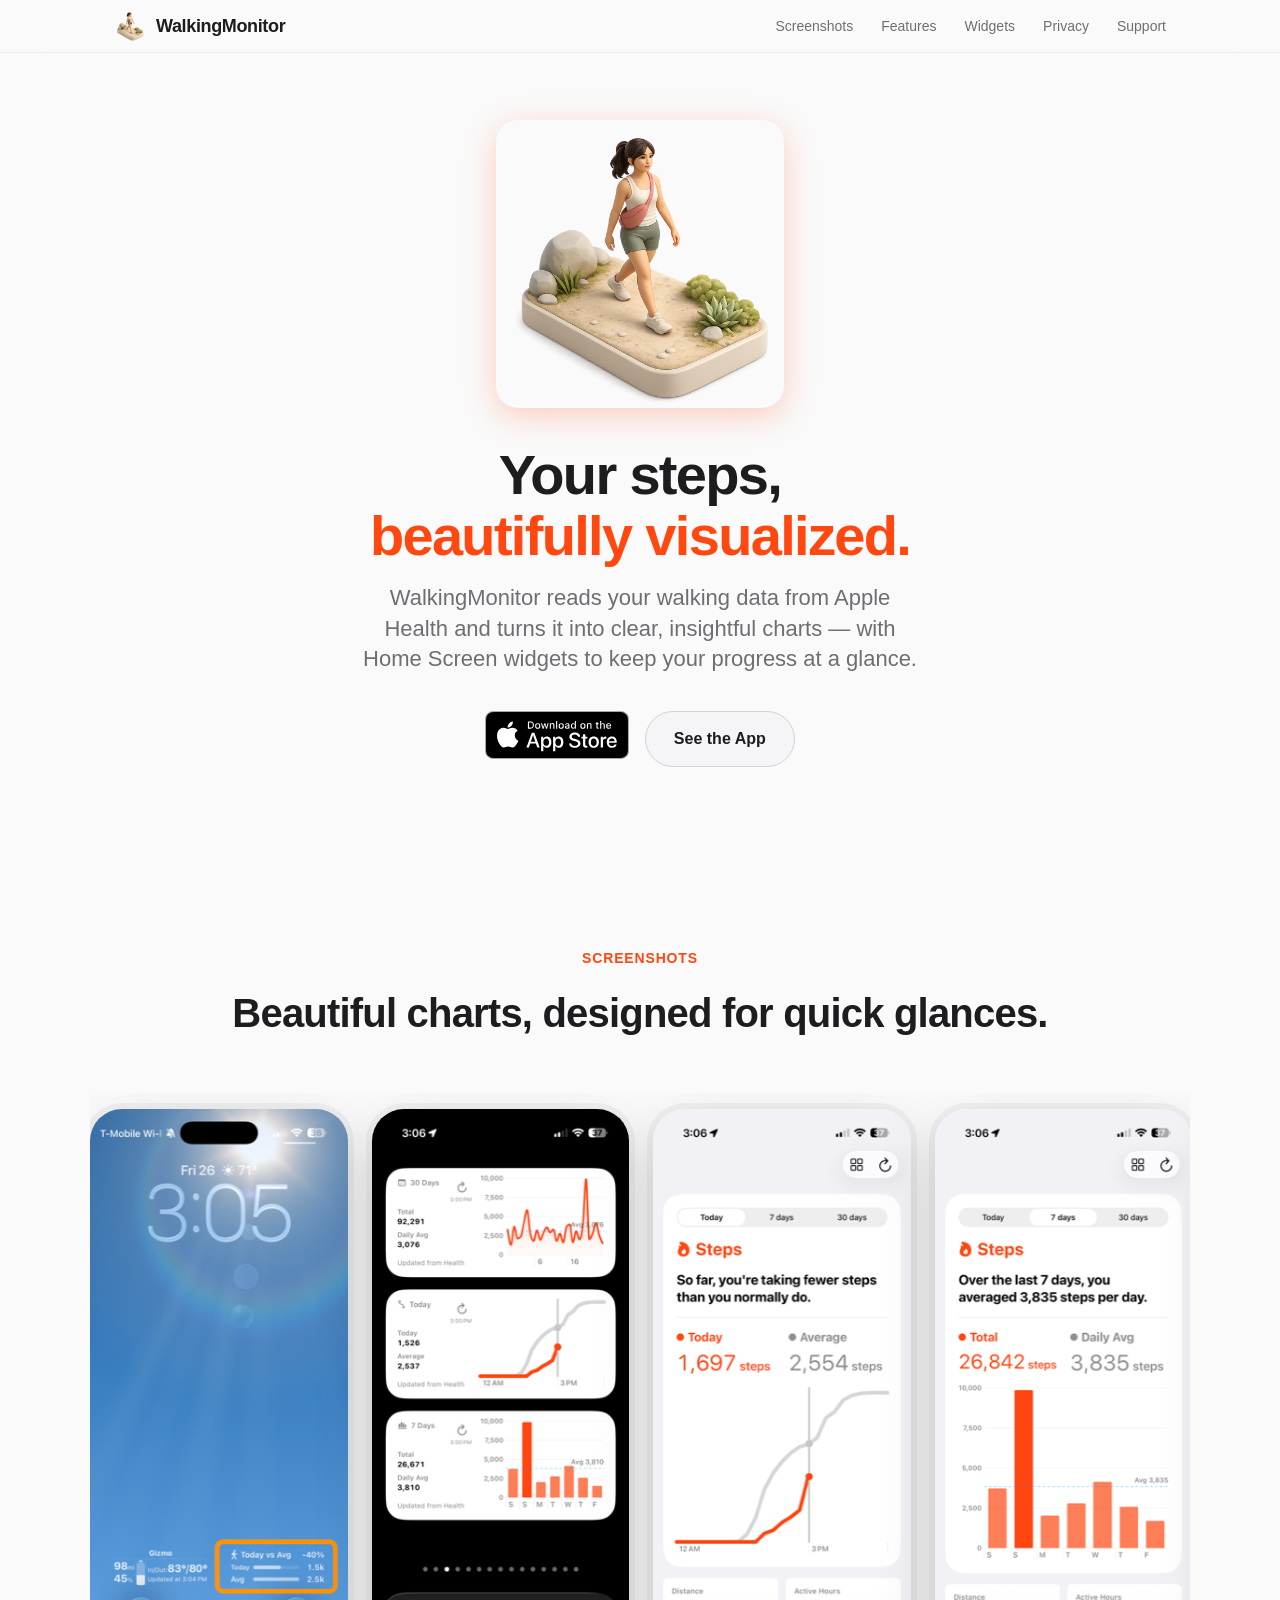
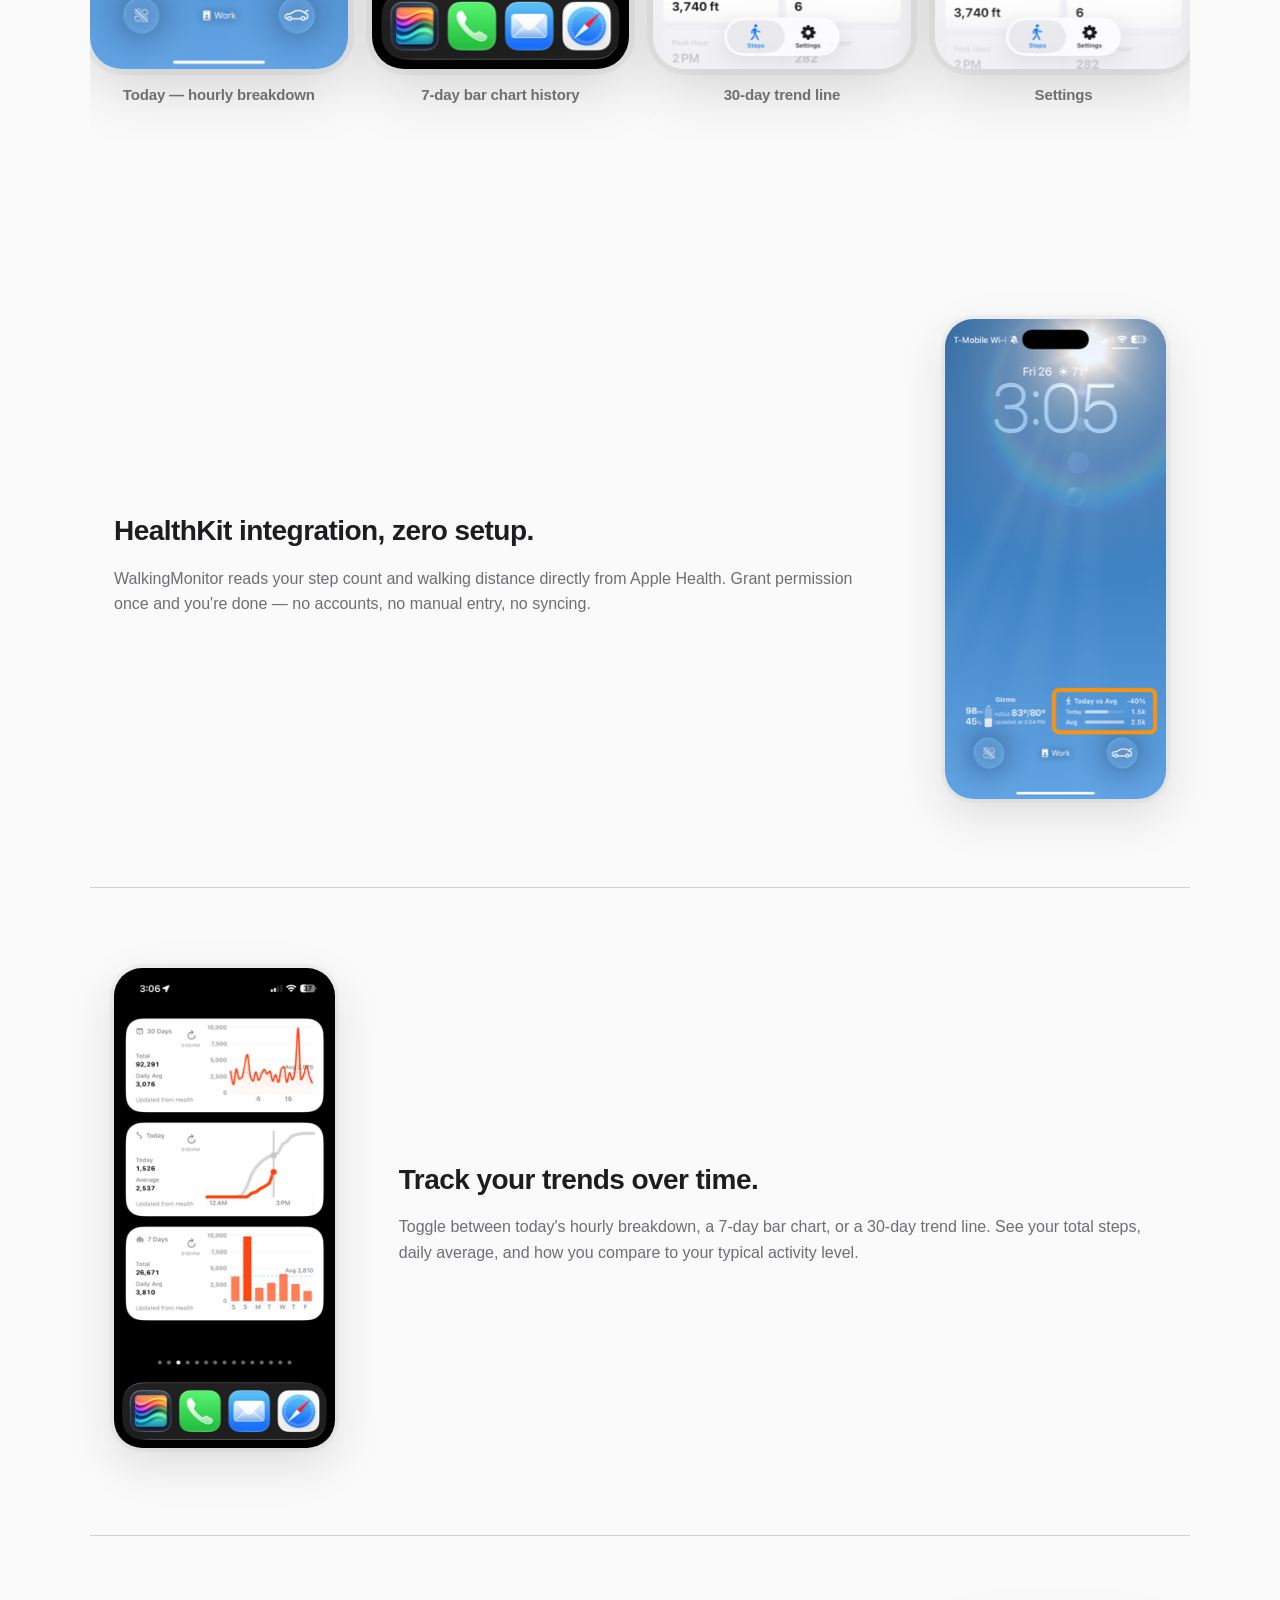
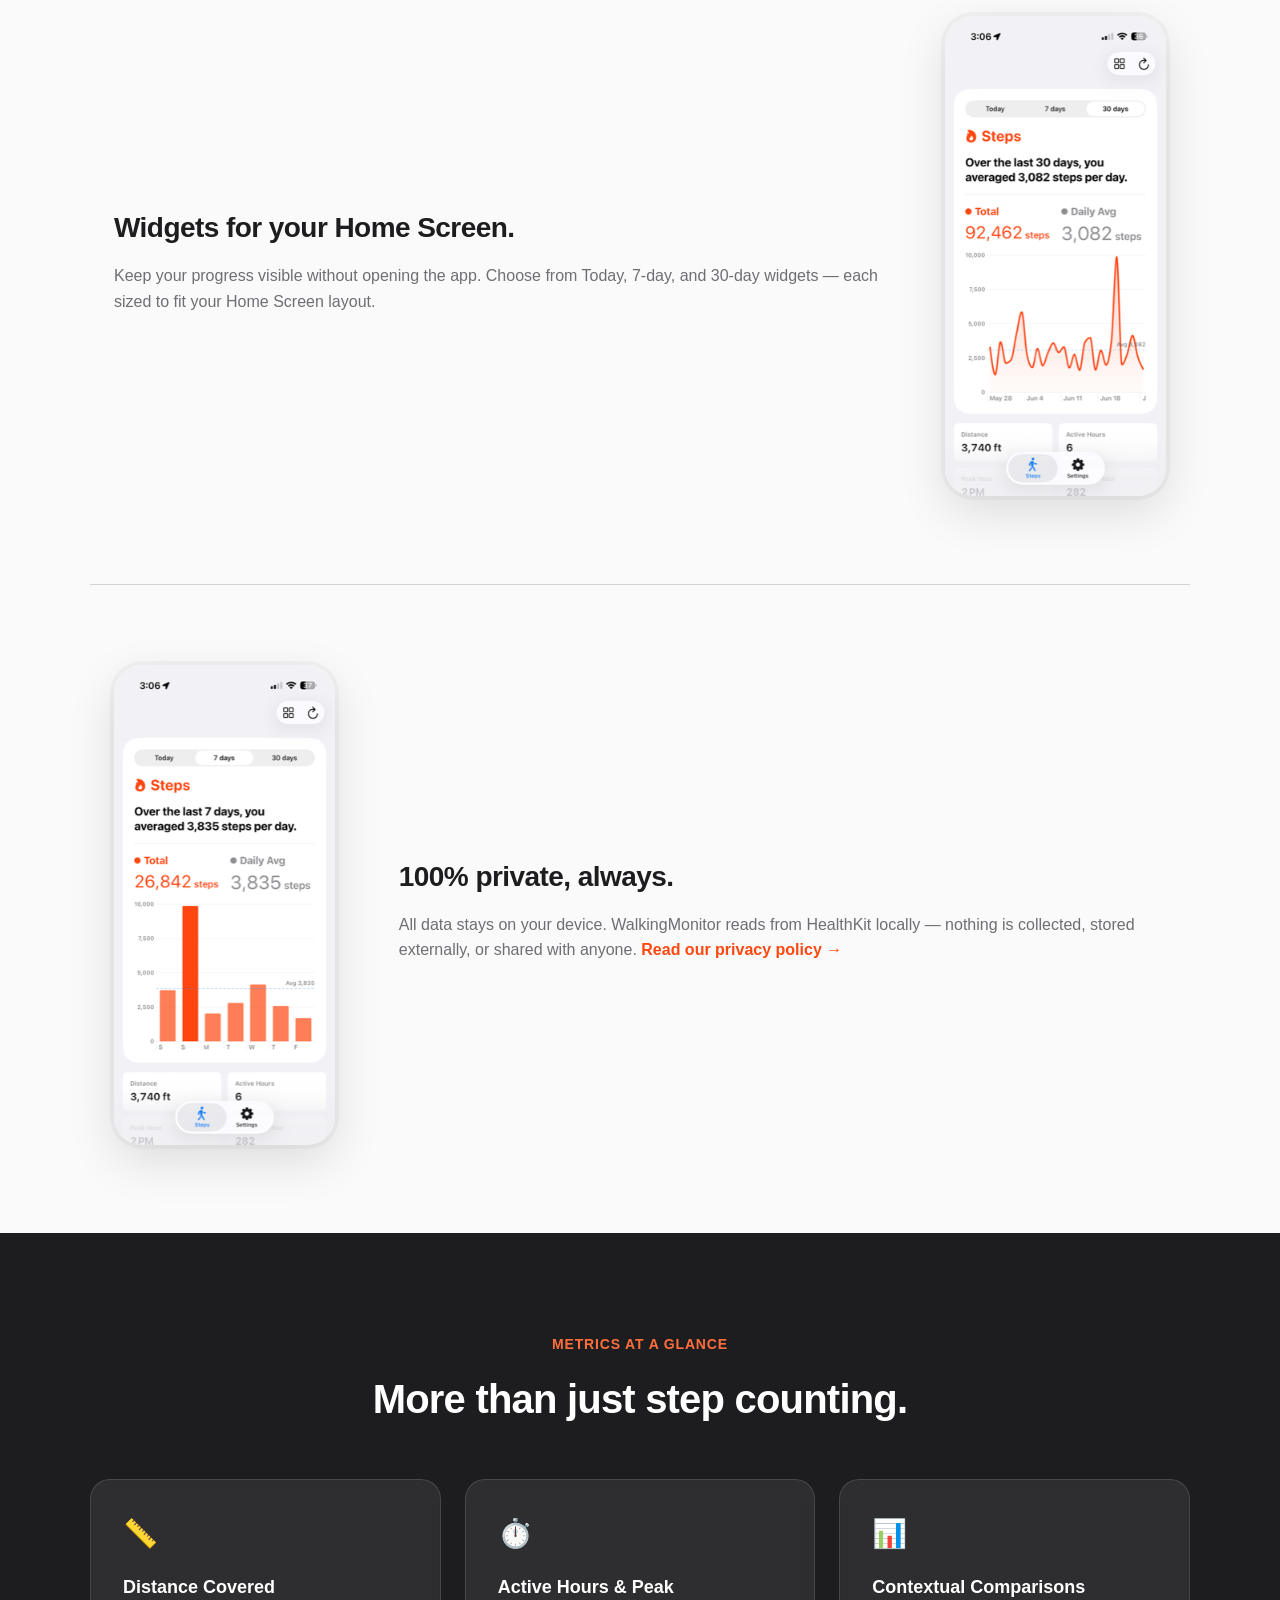
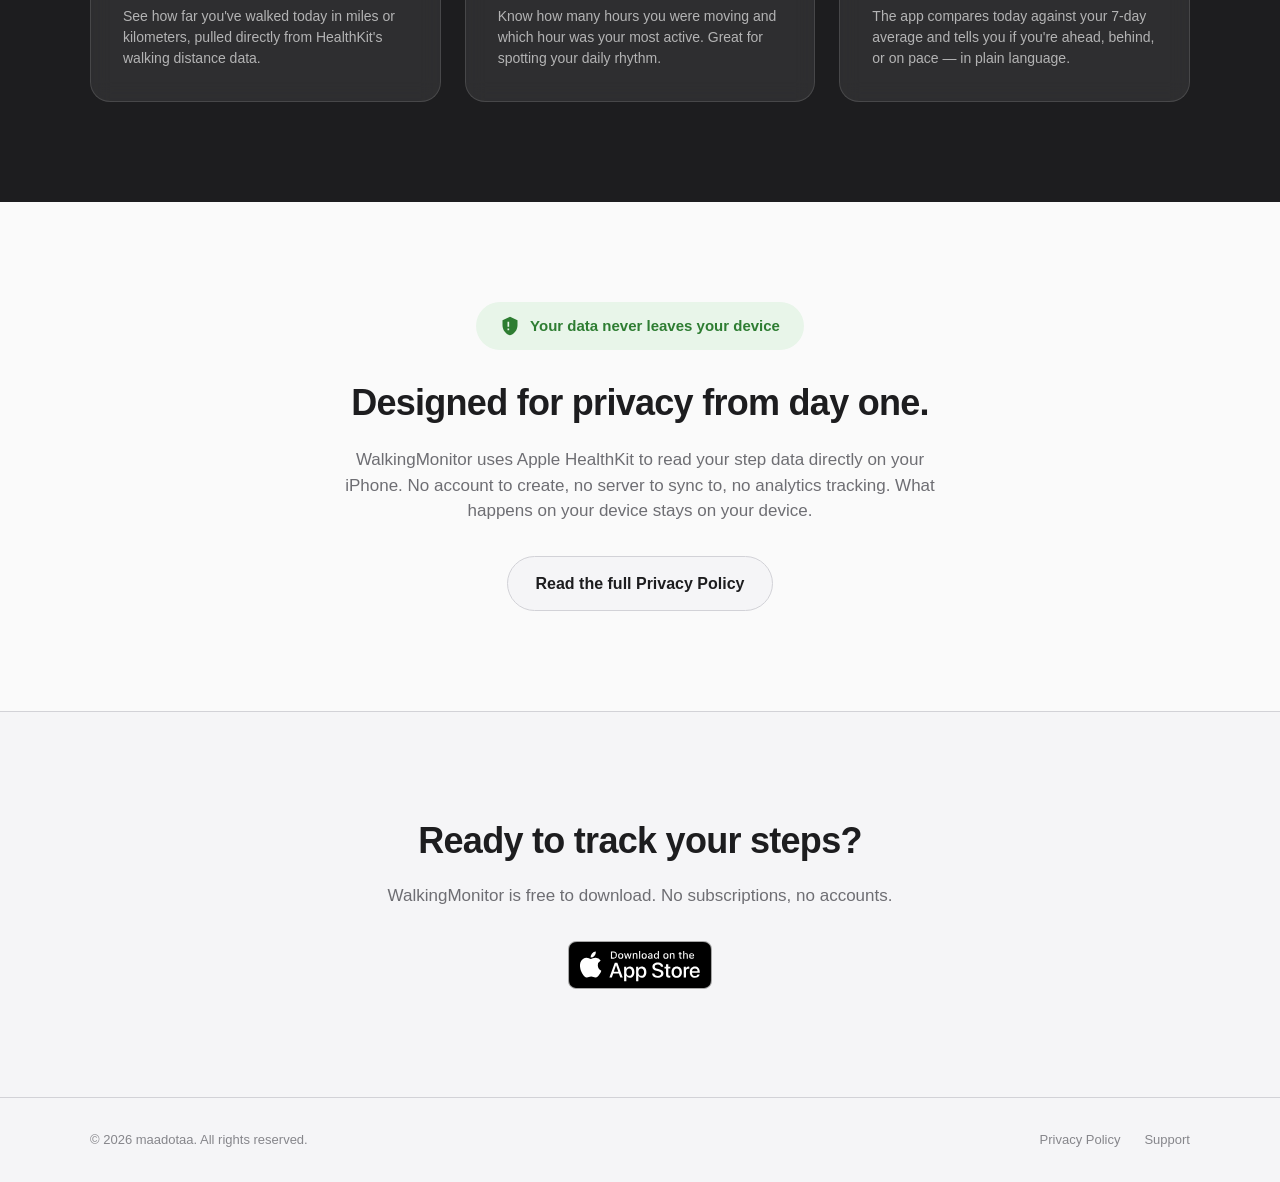
<file: index.html>
<!DOCTYPE html>
<html lang="en">
<head>
  <meta charset="UTF-8">
  <meta name="viewport" content="width=device-width, initial-scale=1.0">
  <meta name="description" content="WalkingMonitor — Your daily steps, beautifully visualized. Track walking activity with HealthKit, hourly trends, and Home Screen widgets.">
  <meta name="theme-color" content="#FF4710">

  <title>WalkingMonitor — Steps Made Simple</title>

  <link rel="icon" type="image/png" sizes="32x32" href="assets/favicon-32.png">
  <link rel="apple-touch-icon" sizes="180x180" href="assets/apple-touch-icon.png">
  <link rel="stylesheet" href="css/style.css">

  <!-- Open Graph -->
  <meta property="og:title" content="WalkingMonitor — Steps Made Simple">
  <meta property="og:description" content="Track your daily steps with beautiful charts, HealthKit integration, and Home Screen widgets.">
  <meta property="og:image" content="assets/icon-192.png">
  <meta property="og:type" content="website">
</head>
<body>

  <!-- Navigation -->
  <nav class="nav">
    <div class="nav-inner">
      <a href="./" class="nav-brand">
        <img src="assets/favicon-32.png" alt="WalkingMonitor icon" width="32" height="32">
        WalkingMonitor
      </a>
      <div class="nav-links">
        <a href="#screenshots">Screenshots</a>
        <a href="#features">Features</a>
        <a href="#widgets">Widgets</a>
        <a href="privacy/">Privacy</a>
        <a href="support/">Support</a>
      </div>
    </div>
  </nav>

  <!-- Hero -->
  <section class="hero">
    <img src="assets/app-icon.png" alt="WalkingMonitor app icon" class="hero-icon" width="288" height="288">
    <h1>Your steps,<br><span class="accent">beautifully visualized.</span></h1>
    <p class="hero-tagline">
      WalkingMonitor reads your walking data from Apple Health and turns it into clear, insightful charts — with Home Screen widgets to keep your progress at a glance.
    </p>
    <div class="hero-actions">
      <a href="https://apps.apple.com/app/walkingmonitor/id6784842443" class="btn-appstore" target="_blank" rel="noopener">
        <img src="assets/appStore.svg" alt="Download on the App Store">
      </a>
        <a href="#screenshots" class="btn btn-secondary">See the App</a>
    </div>
  </section>

  <!-- Screenshot Gallery -->
  <section class="screenshots-section" id="screenshots">
    <div class="section-label">Screenshots</div>
    <h2 class="section-title">Beautiful charts, designed for quick glances.</h2>

    <div class="screenshot-gallery">
      <div class="screenshot-card">
        <img src="assets/screenshots/IMG_7040.jpg" alt="Today's hourly step chart with comparison to your average" loading="lazy">
        <p class="caption">Today — hourly breakdown</p>
      </div>
      <div class="screenshot-card">
        <img src="assets/screenshots/IMG_7041.jpg" alt="7-day daily step bar chart" loading="lazy">
        <p class="caption">7-day bar chart history</p>
      </div>
      <div class="screenshot-card">
        <img src="assets/screenshots/IMG_7042.jpg" alt="30-day step trend line chart" loading="lazy">
        <p class="caption">30-day trend line</p>
      </div>
      <div class="screenshot-card">
        <img src="assets/screenshots/IMG_7043.jpg" alt="Settings with rate and contact options" loading="lazy">
        <p class="caption">Settings</p>
      </div>
      <div class="screenshot-card">
        <img src="assets/screenshots/IMG_7044.jpg" alt="Widget setup guide" loading="lazy">
        <p class="caption">Widget setup guide</p>
      </div>
    </div>
  </section>

  <!-- Feature Rows -->
  <section id="features">
    <div class="feature-row">
      <div class="feature-text">
        <h3>HealthKit integration, zero setup.</h3>
        <p>WalkingMonitor reads your step count and walking distance directly from Apple Health. Grant permission once and you're done — no accounts, no manual entry, no syncing.</p>
      </div>
      <div class="feature-shot">
        <img src="assets/screenshots/IMG_7040.jpg" alt="WalkingMonitor main dashboard" loading="lazy">
      </div>
    </div>

    <div class="feature-row">
      <div class="feature-text">
        <h3>Track your trends over time.</h3>
        <p>Toggle between today's hourly breakdown, a 7-day bar chart, or a 30-day trend line. See your total steps, daily average, and how you compare to your typical activity level.</p>
      </div>
      <div class="feature-shot">
        <img src="assets/screenshots/IMG_7041.jpg" alt="7-day step history chart" loading="lazy">
      </div>
    </div>

    <div class="feature-row">
      <div class="feature-text">
        <h3>Widgets for your Home Screen.</h3>
        <p>Keep your progress visible without opening the app. Choose from Today, 7-day, and 30-day widgets — each sized to fit your Home Screen layout.</p>
      </div>
      <div class="feature-shot">
        <img src="assets/screenshots/IMG_7044.jpg" alt="Widget setup guide" loading="lazy">
      </div>
    </div>

    <div class="feature-row">
      <div class="feature-text">
        <h3>100% private, always.</h3>
        <p>All data stays on your device. WalkingMonitor reads from HealthKit locally — nothing is collected, stored externally, or shared with anyone. <a href="privacy/" style="color: var(--steps-orange); text-decoration: none; font-weight: 600;">Read our privacy policy &rarr;</a></p>
      </div>
      <div class="feature-shot">
        <img src="assets/screenshots/IMG_7043.jpg" alt="WalkingMonitor settings" loading="lazy">
      </div>
    </div>
  </section>

  <!-- Metrics Section -->
  <section class="widgets-section" id="widgets">
    <div class="section-label">Metrics at a Glance</div>
    <h2 class="section-title">More than just step counting.</h2>

    <div class="widget-showcase">
      <div class="widget-card">
        <div class="widget-icon">📏</div>
        <h3>Distance Covered</h3>
        <p>See how far you've walked today in miles or kilometers, pulled directly from HealthKit's walking distance data.</p>
      </div>

      <div class="widget-card">
        <div class="widget-icon">⏱️</div>
        <h3>Active Hours & Peak</h3>
        <p>Know how many hours you were moving and which hour was your most active. Great for spotting your daily rhythm.</p>
      </div>

      <div class="widget-card">
        <div class="widget-icon">📊</div>
        <h3>Contextual Comparisons</h3>
        <p>The app compares today against your 7-day average and tells you if you're ahead, behind, or on pace — in plain language.</p>
      </div>
    </div>
  </section>

  <!-- Privacy Highlight -->
  <section class="privacy-highlight">
    <div class="privacy-badge">
      <svg viewBox="0 0 24 24" fill="currentColor"><path d="M12 1L3 5v6c0 5.5 3.8 10.7 9 12 5.2-1.3 9-6.5 9-12V5l-9-4zm-1 16h-2v-2h2v2zm0-4h-2V7h2v6z"/></svg>
      Your data never leaves your device
    </div>
    <h2>Designed for privacy from day one.</h2>
    <p>WalkingMonitor uses Apple HealthKit to read your step data directly on your iPhone. No account to create, no server to sync to, no analytics tracking. What happens on your device stays on your device.</p>
    <a href="privacy/" class="btn btn-secondary">Read the full Privacy Policy</a>
  </section>

  <!-- Download Section -->
  <section class="download-section">
    <h2>Ready to track your steps?</h2>
    <p>WalkingMonitor is free to download. No subscriptions, no accounts.</p>
    <a href="https://apps.apple.com/app/walkingmonitor/id6784842443" class="btn-appstore" target="_blank" rel="noopener">
      <img src="assets/appStore.svg" alt="Download on the App Store">
    </a>
  </section>

  <!-- Footer -->
  <footer class="footer">
    <div class="footer-inner">
      <span class="footer-text">&copy; 2026 maadotaa. All rights reserved.</span>
      <div class="footer-links">
        <a href="privacy/">Privacy Policy</a>
        <a href="support/">Support</a>
      </div>
    </div>
  </footer>

</body>
</html>
</file>
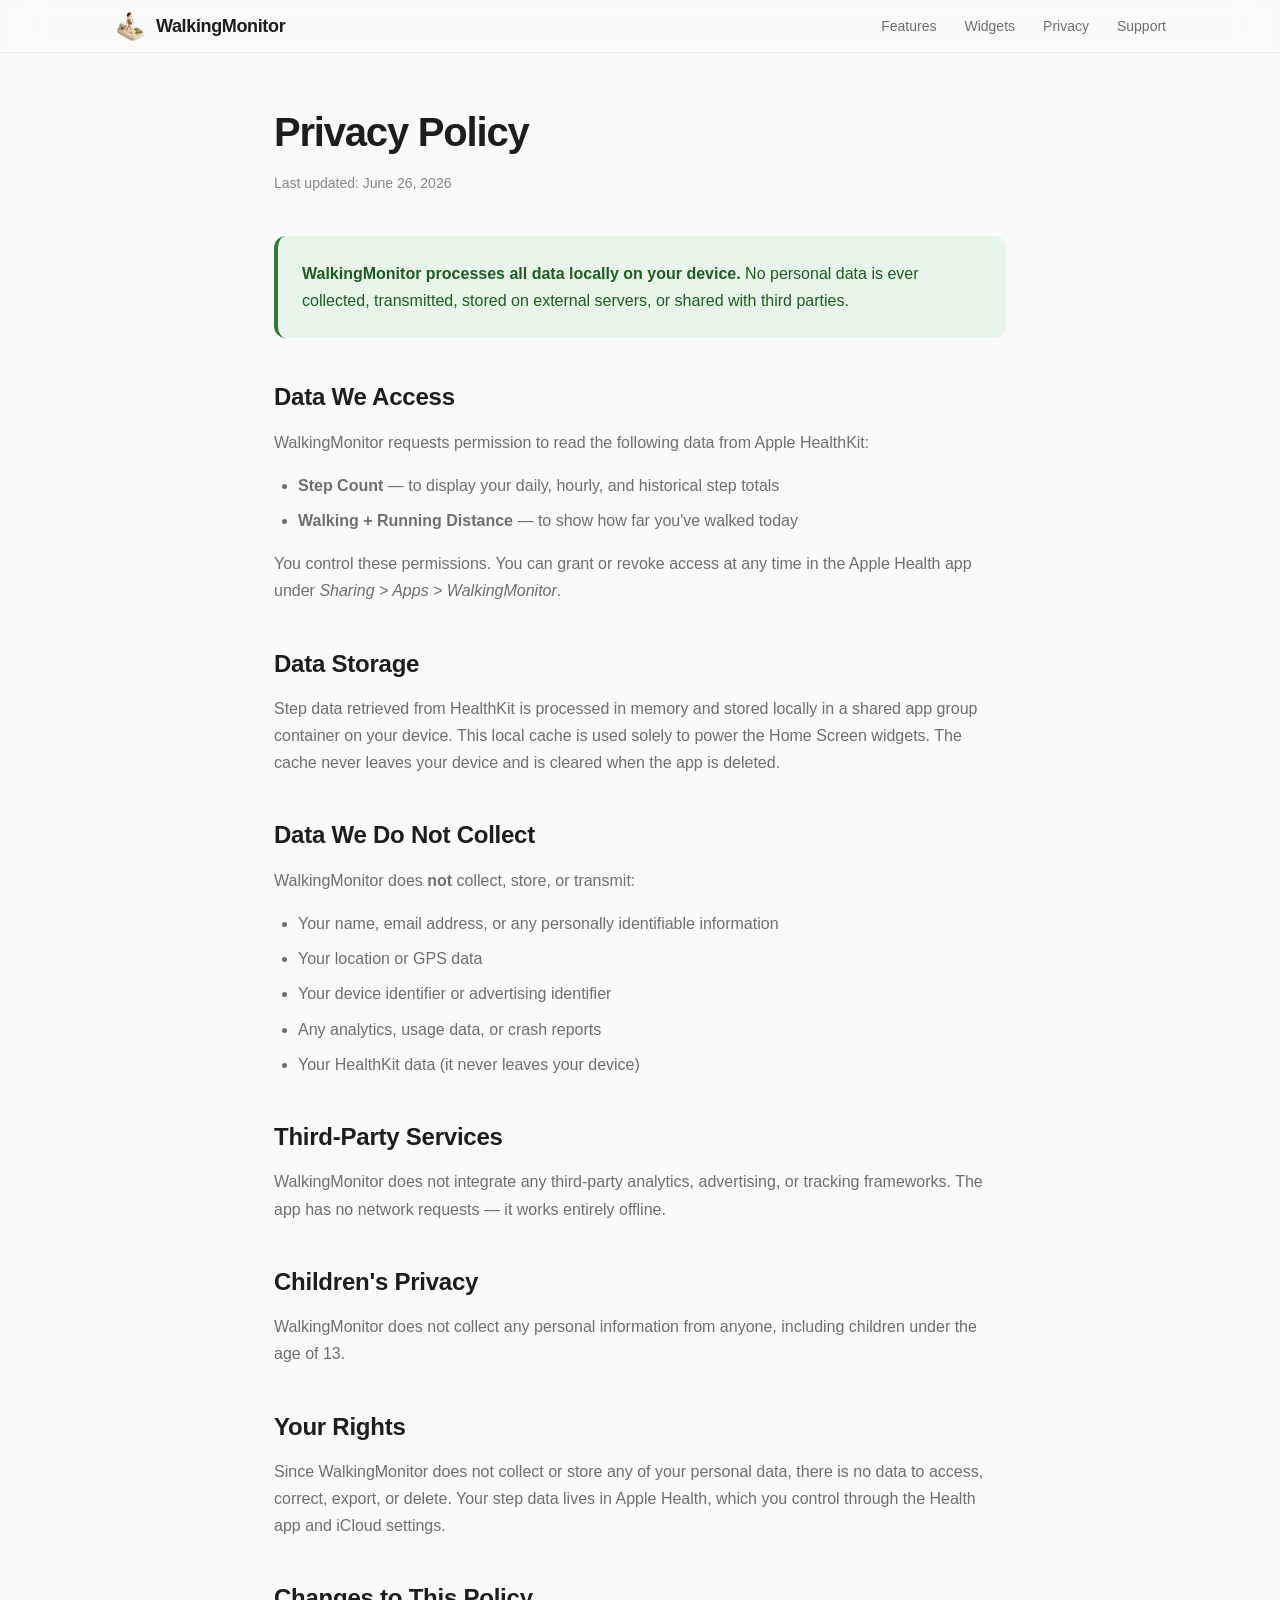
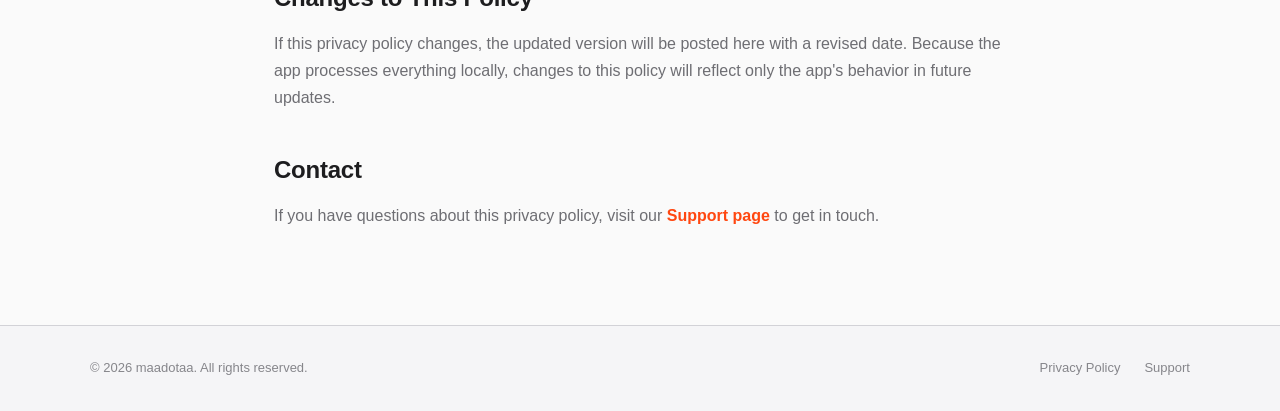
<file: privacy/index.html>
<!DOCTYPE html>
<html lang="en">
<head>
  <meta charset="UTF-8">
  <meta name="viewport" content="width=device-width, initial-scale=1.0">
  <meta name="description" content="WalkingMonitor Privacy Policy — All data is processed locally on your device. No personal data is collected, stored, or shared.">
  <meta name="theme-color" content="#FF4710">

  <title>Privacy Policy — WalkingMonitor</title>

  <link rel="icon" type="image/png" sizes="32x32" href="/assets/favicon-32.png">
  <link rel="apple-touch-icon" sizes="180x180" href="/assets/apple-touch-icon.png">
  <link rel="stylesheet" href="../css/style.css">
</head>
<body>

  <nav class="nav">
    <div class="nav-inner">
      <a href="../" class="nav-brand">
        <img src="../assets/favicon-32.png" alt="WalkingMonitor icon" width="32" height="32">
        WalkingMonitor
      </a>
      <div class="nav-links">
        <a href="/#features">Features</a>
        <a href="/#widgets">Widgets</a>
        <a href="../privacy/">Privacy</a>
        <a href="../support/">Support</a>
      </div>
    </div>
  </nav>

  <main class="privacy-page">
    <h1>Privacy Policy</h1>
    <p class="last-updated">Last updated: June 26, 2026</p>

    <div class="highlight-box">
      <p><strong>WalkingMonitor processes all data locally on your device.</strong> No personal data is ever collected, transmitted, stored on external servers, or shared with third parties.</p>
    </div>

    <h2>Data We Access</h2>
    <p>WalkingMonitor requests permission to read the following data from Apple HealthKit:</p>
    <ul>
      <li><strong>Step Count</strong> — to display your daily, hourly, and historical step totals</li>
      <li><strong>Walking + Running Distance</strong> — to show how far you've walked today</li>
    </ul>
    <p>You control these permissions. You can grant or revoke access at any time in the Apple Health app under <em>Sharing &gt; Apps &gt; WalkingMonitor</em>.</p>

    <h2>Data Storage</h2>
    <p>Step data retrieved from HealthKit is processed in memory and stored locally in a shared app group container on your device. This local cache is used solely to power the Home Screen widgets. The cache never leaves your device and is cleared when the app is deleted.</p>

    <h2>Data We Do Not Collect</h2>
    <p>WalkingMonitor does <strong>not</strong> collect, store, or transmit:</p>
    <ul>
      <li>Your name, email address, or any personally identifiable information</li>
      <li>Your location or GPS data</li>
      <li>Your device identifier or advertising identifier</li>
      <li>Any analytics, usage data, or crash reports</li>
      <li>Your HealthKit data (it never leaves your device)</li>
    </ul>

    <h2>Third-Party Services</h2>
    <p>WalkingMonitor does not integrate any third-party analytics, advertising, or tracking frameworks. The app has no network requests — it works entirely offline.</p>

    <h2>Children's Privacy</h2>
    <p>WalkingMonitor does not collect any personal information from anyone, including children under the age of 13.</p>

    <h2>Your Rights</h2>
    <p>Since WalkingMonitor does not collect or store any of your personal data, there is no data to access, correct, export, or delete. Your step data lives in Apple Health, which you control through the Health app and iCloud settings.</p>

    <h2>Changes to This Policy</h2>
    <p>If this privacy policy changes, the updated version will be posted here with a revised date. Because the app processes everything locally, changes to this policy will reflect only the app's behavior in future updates.</p>

    <h2>Contact</h2>
    <p>If you have questions about this privacy policy, visit our <a href="../support/" style="color: var(--steps-orange); text-decoration: none; font-weight: 600;">Support page</a> to get in touch.</p>
  </main>

  <footer class="footer">
    <div class="footer-inner">
      <span class="footer-text">&copy; 2026 maadotaa. All rights reserved.</span>
      <div class="footer-links">
        <a href="../privacy/">Privacy Policy</a>
        <a href="../support/">Support</a>
      </div>
    </div>
  </footer>

</body>
</html>
</file>
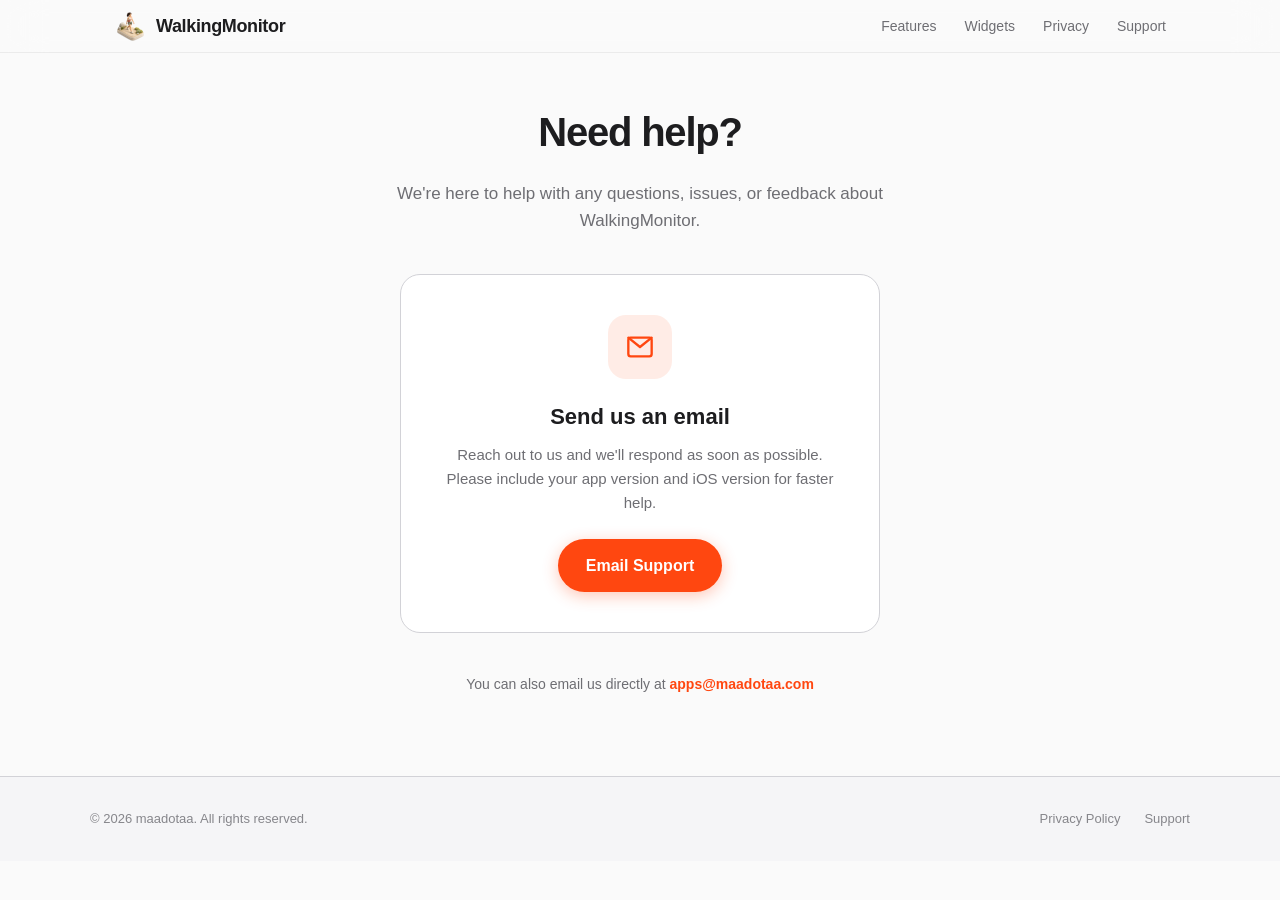
<file: support/index.html>
<!DOCTYPE html>
<html lang="en">
<head>
  <meta charset="UTF-8">
  <meta name="viewport" content="width=device-width, initial-scale=1.0">
  <meta name="description" content="Need help with WalkingMonitor? Send us an email and we'll get back to you.">
  <meta name="theme-color" content="#FF4710">

  <title>Support — WalkingMonitor</title>

  <link rel="icon" type="image/png" sizes="32x32" href="/assets/favicon-32.png">
  <link rel="apple-touch-icon" sizes="180x180" href="/assets/apple-touch-icon.png">
  <link rel="stylesheet" href="../css/style.css">
</head>
<body>

  <nav class="nav">
    <div class="nav-inner">
      <a href="../" class="nav-brand">
        <img src="../assets/favicon-32.png" alt="WalkingMonitor icon" width="32" height="32">
        WalkingMonitor
      </a>
      <div class="nav-links">
        <a href="/#features">Features</a>
        <a href="/#widgets">Widgets</a>
        <a href="../privacy/">Privacy</a>
        <a href="../support/">Support</a>
      </div>
    </div>
  </nav>

  <main class="support-page">
    <h1>Need help?</h1>
    <p>We're here to help with any questions, issues, or feedback about WalkingMonitor.</p>

    <div class="support-card">
      <div class="email-icon">
        <svg width="28" height="28" viewBox="0 0 24 24" fill="none" stroke="currentColor" stroke-width="2" stroke-linecap="round" stroke-linejoin="round"><rect x="2" y="4" width="20" height="16" rx="2"/><path d="M22 4l-10 8L2 4"/></svg>
      </div>
      <h2>Send us an email</h2>
      <p>Reach out to us and we'll respond as soon as possible. Please include your app version and iOS version for faster help.</p>
      <a href="mailto:apps@maadotaa.com?subject=Need%20Help%20With%20WalkingMonitor" class="btn btn-primary">Email Support</a>
    </div>

    <div style="margin-top: 40px; color: var(--text-secondary); font-size: 14px;">
      <p>You can also email us directly at <a href="mailto:apps@maadotaa.com" style="color: var(--steps-orange); text-decoration: none; font-weight: 600;">apps@maadotaa.com</a></p>
    </div>
  </main>

  <footer class="footer">
    <div class="footer-inner">
      <span class="footer-text">&copy; 2026 maadotaa. All rights reserved.</span>
      <div class="footer-links">
        <a href="../privacy/">Privacy Policy</a>
        <a href="../support/">Support</a>
      </div>
    </div>
  </footer>

</body>
</html>
</file>
<file: css/style.css>
/* WalkingMonitor Website Styles */

:root {
  --steps-orange: #FF4710;
  --steps-orange-dark: #E03A08;
  --steps-orange-light: #FF6E3D;
  --bg-primary: #FAFAFA;
  --bg-secondary: #FFFFFF;
  --bg-card: #F5F5F7;
  --text-primary: #1D1D1F;
  --text-secondary: #6E6E73;
  --text-tertiary: #86868B;
  --border-color: #D2D2D7;
  --shadow-sm: 0 1px 3px rgba(0, 0, 0, 0.06);
  --shadow-md: 0 8px 24px rgba(0, 0, 0, 0.08);
  --shadow-lg: 0 16px 48px rgba(0, 0, 0, 0.1);
  --radius-sm: 12px;
  --radius-md: 20px;
  --radius-lg: 28px;
}

* {
  margin: 0;
  padding: 0;
  box-sizing: border-box;
}

html {
  scroll-behavior: smooth;
  -webkit-font-smoothing: antialiased;
  -moz-osx-font-smoothing: grayscale;
}

body {
  font-family: -apple-system, BlinkMacSystemFont, 'SF Pro Display', 'Segoe UI', Roboto, Helvetica, Arial, sans-serif;
  background-color: var(--bg-primary);
  color: var(--text-primary);
  line-height: 1.6;
  min-height: 100vh;
}

/* ---------- Navigation ---------- */

.nav {
  position: fixed;
  top: 0;
  left: 0;
  right: 0;
  z-index: 100;
  background: rgba(250, 250, 250, 0.82);
  backdrop-filter: saturate(180%) blur(20px);
  -webkit-backdrop-filter: saturate(180%) blur(20px);
  border-bottom: 1px solid rgba(0, 0, 0, 0.06);
}

.nav-inner {
  max-width: 1100px;
  margin: 0 auto;
  padding: 0 24px;
  height: 52px;
  display: flex;
  align-items: center;
  justify-content: space-between;
}

.nav-brand {
  display: flex;
  align-items: center;
  gap: 10px;
  text-decoration: none;
  color: var(--text-primary);
  font-weight: 700;
  font-size: 18px;
  letter-spacing: -0.02em;
}

.nav-brand img {
  width: 32px;
  height: 32px;
  border-radius: 7px;
}

.nav-links {
  display: flex;
  gap: 28px;
  align-items: center;
}

.nav-links a {
  text-decoration: none;
  color: var(--text-secondary);
  font-size: 14px;
  font-weight: 500;
  transition: color 0.2s;
}

.nav-links a:hover {
  color: var(--text-primary);
}

/* ---------- Hero ---------- */

.hero {
  padding: 120px 24px 80px;
  text-align: center;
  max-width: 800px;
  margin: 0 auto;
}

.hero-icon {
  width: 288px;
  height: 288px;
  border-radius: 22px;
  margin-bottom: 28px;
  box-shadow: 0 8px 32px rgba(255, 71, 16, 0.25);
}

.hero h1 {
  font-size: 56px;
  font-weight: 800;
  letter-spacing: -0.03em;
  line-height: 1.1;
  margin-bottom: 16px;
  color: var(--text-primary);
}

.hero h1 .accent {
  color: var(--steps-orange);
}

.hero-tagline {
  font-size: 22px;
  font-weight: 400;
  color: var(--text-secondary);
  max-width: 560px;
  margin: 0 auto 36px;
  line-height: 1.4;
}

.hero-actions {
  display: flex;
  gap: 16px;
  justify-content: center;
  flex-wrap: wrap;
}

/* ---------- Buttons ---------- */

.btn {
  display: inline-flex;
  align-items: center;
  justify-content: center;
  gap: 8px;
  padding: 14px 28px;
  border-radius: 100px;
  font-size: 16px;
  font-weight: 600;
  text-decoration: none;
  transition: all 0.25s ease;
  cursor: pointer;
  border: none;
}

.btn-primary {
  background: var(--steps-orange);
  color: white;
  box-shadow: 0 4px 16px rgba(255, 71, 16, 0.3);
}

.btn-primary:hover {
  background: var(--steps-orange-dark);
  transform: translateY(-1px);
  box-shadow: 0 8px 24px rgba(255, 71, 16, 0.35);
}

.btn-secondary {
  background: var(--bg-card);
  color: var(--text-primary);
  border: 1px solid var(--border-color);
}

.btn-secondary:hover {
  background: #EBEBED;
  transform: translateY(-1px);
}

.btn-appstore {
  display: inline-block;
  transition: all 0.25s ease;
}

.btn-appstore:hover {
  transform: translateY(-1px);
  filter: brightness(1.05);
}

.btn-appstore img {
  height: 48px;
  width: auto;
  display: block;
}

/* ---------- Features Section ---------- */

.features {
  max-width: 1100px;
  margin: 0 auto;
  padding: 0 24px 100px;
}

.section-label {
  text-align: center;
  font-size: 14px;
  font-weight: 600;
  text-transform: uppercase;
  letter-spacing: 0.06em;
  color: var(--steps-orange);
  margin-bottom: 12px;
}

.section-title {
  text-align: center;
  font-size: 40px;
  font-weight: 700;
  letter-spacing: -0.02em;
  margin-bottom: 48px;
  color: var(--text-primary);
}

.features-grid {
  display: grid;
  grid-template-columns: repeat(auto-fit, minmax(300px, 1fr));
  gap: 24px;
}

.feature-card {
  background: var(--bg-secondary);
  border-radius: var(--radius-md);
  padding: 32px;
  border: 1px solid var(--border-color);
  transition: all 0.3s ease;
}

.feature-card:hover {
  transform: translateY(-2px);
  box-shadow: var(--shadow-md);
}

.feature-icon {
  display: inline-flex;
  align-items: center;
  justify-content: center;
  width: 48px;
  height: 48px;
  border-radius: 14px;
  background: rgba(255, 71, 16, 0.1);
  color: var(--steps-orange);
  margin-bottom: 18px;
  font-size: 22px;
}

.feature-card h3 {
  font-size: 20px;
  font-weight: 700;
  letter-spacing: -0.01em;
  margin-bottom: 8px;
}

.feature-card p {
  color: var(--text-secondary);
  font-size: 15px;
  line-height: 1.5;
}

/* ---------- Screenshot Gallery ---------- */

.screenshots-section {
  padding: 100px 24px;
  text-align: center;
  overflow: hidden;
}

.screenshot-gallery {
  max-width: 1100px;
  margin: 0 auto;
  display: flex;
  gap: 24px;
  overflow-x: auto;
  scroll-snap-type: x mandatory;
  -webkit-overflow-scrolling: touch;
  padding: 16px 0 32px;
  scrollbar-width: thin;
  scrollbar-color: var(--border-color) transparent;
}

.screenshot-gallery::-webkit-scrollbar {
  height: 6px;
}

.screenshot-gallery::-webkit-scrollbar-thumb {
  background: var(--border-color);
  border-radius: 3px;
}

.screenshot-gallery::-webkit-scrollbar-track {
  background: transparent;
}

.screenshot-card {
  flex: 0 0 auto;
  scroll-snap-align: start;
  text-align: center;
}

.screenshot-card img {
  width: auto;
  height: 560px;
  border-radius: 32px;
  box-shadow: 0 20px 60px rgba(0, 0, 0, 0.15), 0 0 0 6px rgba(0, 0, 0, 0.04);
  display: block;
}

.screenshot-card .caption {
  margin-top: 14px;
  font-size: 15px;
  font-weight: 600;
  color: var(--text-secondary);
  letter-spacing: -0.01em;
}

/* ---------- Feature Rows with Screenshots ---------- */

.feature-row {
  display: flex;
  align-items: center;
  gap: 64px;
  max-width: 1100px;
  margin: 0 auto;
  padding: 80px 24px;
}

.feature-row:nth-child(even) {
  flex-direction: row-reverse;
}

.feature-row + .feature-row {
  border-top: 1px solid var(--border-color);
}

.feature-row .feature-text {
  flex: 1;
  min-width: 280px;
}

.feature-row .feature-text h3 {
  font-size: 28px;
  font-weight: 700;
  letter-spacing: -0.02em;
  margin-bottom: 12px;
}

.feature-row .feature-text p {
  font-size: 16px;
  color: var(--text-secondary);
  line-height: 1.6;
}

.feature-row .feature-shot {
  flex: 0 0 auto;
}

.feature-row .feature-shot img {
  width: auto;
  height: 480px;
  border-radius: 28px;
  box-shadow: 0 16px 48px rgba(0, 0, 0, 0.12), 0 0 0 4px rgba(0, 0, 0, 0.03);
}

/* ---------- Widgets Section ---------- */

.widgets-section {
  background: var(--text-primary);
  color: white;
  padding: 100px 24px;
  text-align: center;
}

.widgets-section .section-label {
  color: var(--steps-orange-light);
}

.widgets-section .section-title {
  color: white;
}

.widget-showcase {
  max-width: 1100px;
  margin: 0 auto;
  display: grid;
  grid-template-columns: repeat(auto-fit, minmax(280px, 1fr));
  gap: 24px;
}

.widget-card {
  background: rgba(255, 255, 255, 0.08);
  border: 1px solid rgba(255, 255, 255, 0.12);
  border-radius: var(--radius-md);
  padding: 32px;
  text-align: left;
  backdrop-filter: blur(10px);
}

.widget-card h3 {
  font-size: 18px;
  font-weight: 700;
  margin-bottom: 4px;
}

.widget-card p {
  color: rgba(255, 255, 255, 0.64);
  font-size: 14px;
  line-height: 1.5;
}

.widget-card .widget-icon {
  font-size: 28px;
  margin-bottom: 16px;
}

/* ---------- Privacy Highlight ---------- */

.privacy-highlight {
  max-width: 1100px;
  margin: 0 auto;
  padding: 100px 24px;
  text-align: center;
}

.privacy-badge {
  display: inline-flex;
  align-items: center;
  gap: 10px;
  background: #E8F5E9;
  color: #2E7D32;
  padding: 12px 24px;
  border-radius: 100px;
  font-weight: 600;
  font-size: 15px;
  margin-bottom: 24px;
}

.privacy-badge svg {
  width: 20px;
  height: 20px;
}

.privacy-highlight h2 {
  font-size: 36px;
  font-weight: 700;
  letter-spacing: -0.02em;
  margin-bottom: 16px;
}

.privacy-highlight > p {
  color: var(--text-secondary);
  font-size: 17px;
  max-width: 600px;
  margin: 0 auto 32px;
  line-height: 1.5;
}

/* ---------- Download Section ---------- */

.download-section {
  background: var(--bg-card);
  padding: 100px 24px;
  text-align: center;
  border-top: 1px solid var(--border-color);
}

.download-section h2 {
  font-size: 36px;
  font-weight: 700;
  letter-spacing: -0.02em;
  margin-bottom: 12px;
}

.download-section p {
  color: var(--text-secondary);
  font-size: 17px;
  margin-bottom: 32px;
}

/* ---------- Footer ---------- */

.footer {
  background: var(--bg-card);
  border-top: 1px solid var(--border-color);
  padding: 32px 24px;
  text-align: center;
}

.footer-inner {
  max-width: 1100px;
  margin: 0 auto;
  display: flex;
  justify-content: space-between;
  align-items: center;
  flex-wrap: wrap;
  gap: 16px;
}

.footer-text {
  color: var(--text-tertiary);
  font-size: 13px;
}

.footer-links {
  display: flex;
  gap: 24px;
}

.footer-links a {
  color: var(--text-tertiary);
  text-decoration: none;
  font-size: 13px;
  transition: color 0.2s;
}

.footer-links a:hover {
  color: var(--text-primary);
}

/* ---------- Privacy Page ---------- */

.privacy-page {
  max-width: 780px;
  margin: 0 auto;
  padding: 100px 24px 80px;
}

.privacy-page h1 {
  font-size: 40px;
  font-weight: 800;
  letter-spacing: -0.03em;
  margin-bottom: 8px;
}

.privacy-page .last-updated {
  color: var(--text-tertiary);
  font-size: 14px;
  margin-bottom: 40px;
}

.privacy-page h2 {
  font-size: 24px;
  font-weight: 700;
  margin-top: 40px;
  margin-bottom: 12px;
  letter-spacing: -0.01em;
}

.privacy-page p {
  color: var(--text-secondary);
  font-size: 16px;
  line-height: 1.7;
  margin-bottom: 16px;
}

.privacy-page ul {
  color: var(--text-secondary);
  font-size: 16px;
  line-height: 1.7;
  margin-bottom: 16px;
  padding-left: 24px;
}

.privacy-page ul li {
  margin-bottom: 8px;
}

.privacy-page .highlight-box {
  background: #E8F5E9;
  border-radius: var(--radius-sm);
  padding: 24px;
  margin: 24px 0;
  border-left: 4px solid #2E7D32;
}

.privacy-page .highlight-box p {
  color: #1B5E20;
  font-weight: 500;
  margin: 0;
}

/* ---------- Support Page ---------- */

.support-page {
  max-width: 780px;
  margin: 0 auto;
  padding: 100px 24px 80px;
  text-align: center;
}

.support-page h1 {
  font-size: 40px;
  font-weight: 800;
  letter-spacing: -0.03em;
  margin-bottom: 16px;
}

.support-page > p {
  color: var(--text-secondary);
  font-size: 17px;
  margin-bottom: 40px;
  max-width: 500px;
  margin-left: auto;
  margin-right: auto;
}

.support-card {
  background: var(--bg-secondary);
  border: 1px solid var(--border-color);
  border-radius: var(--radius-md);
  padding: 40px;
  text-align: center;
  max-width: 480px;
  margin: 0 auto;
}

.support-card .email-icon {
  display: inline-flex;
  align-items: center;
  justify-content: center;
  width: 64px;
  height: 64px;
  border-radius: 18px;
  background: rgba(255, 71, 16, 0.1);
  color: var(--steps-orange);
  font-size: 28px;
  margin-bottom: 20px;
}

.support-card h2 {
  font-size: 22px;
  font-weight: 700;
  margin-bottom: 8px;
}

.support-card p {
  color: var(--text-secondary);
  font-size: 15px;
  margin-bottom: 24px;
}

/* ---------- Responsive ---------- */

@media (max-width: 768px) {
  .hero h1 {
    font-size: 40px;
  }

  .hero-tagline {
    font-size: 18px;
  }

  .section-title {
    font-size: 30px;
  }

  .features-grid {
    grid-template-columns: 1fr;
  }

  .widget-showcase {
    grid-template-columns: 1fr;
  }

  .footer-inner {
    flex-direction: column;
    text-align: center;
  }

  .nav-links {
    gap: 16px;
  }

  .hero-icon {
    width: 216px;
    height: 216px;
  }

  .screenshot-card img {
    height: 400px;
    border-radius: 22px;
  }

  .feature-row {
    flex-direction: column !important;
    gap: 32px;
    padding: 48px 20px;
    text-align: center;
  }

  .feature-row .feature-shot img {
    height: 360px;
  }

  .feature-row .feature-text h3 {
    font-size: 24px;
  }

  .privacy-page {
    padding: 80px 20px 60px;
  }

  .privacy-page h1 {
    font-size: 32px;
  }
}

@media (prefers-color-scheme: dark) {
  :root {
    --bg-primary: #0A0A0A;
    --bg-secondary: #141414;
    --bg-card: #1C1C1E;
    --text-primary: #F5F5F7;
    --text-secondary: #A1A1A6;
    --text-tertiary: #6E6E73;
    --border-color: #2C2C2E;
  }

  .nav {
    background: rgba(10, 10, 10, 0.82);
    border-bottom: 1px solid rgba(255, 255, 255, 0.06);
  }

  .widgets-section {
    background: #000;
  }

  .widget-card {
    background: rgba(255, 255, 255, 0.05);
    border-color: rgba(255, 255, 255, 0.08);
  }

  .privacy-page .highlight-box {
    background: rgba(46, 125, 50, 0.15);
    border-left-color: #4CAF50;
  }

  .privacy-page .highlight-box p {
    color: #A5D6A7;
  }
}
</file>
